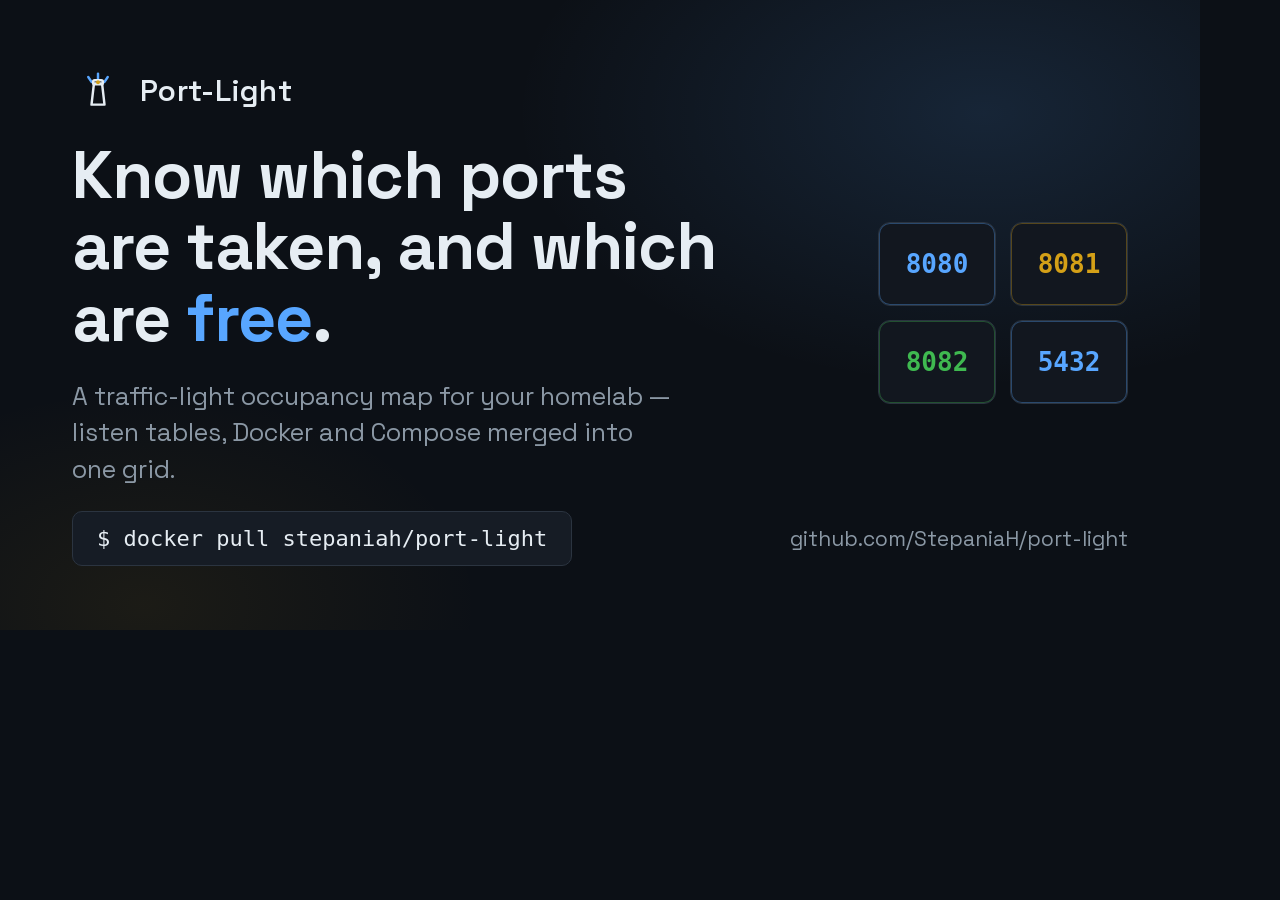
<file: assets/og-card.html>
<!doctype html>
<html lang="en">
<head>
<meta charset="utf-8">
<style>
  @font-face {
    font-family: "Space Grotesk";
    src: url("fonts/space-grotesk-latin.woff2") format("woff2");
    font-weight: 300 700;
  }
  * { margin: 0; padding: 0; box-sizing: border-box; }
  html, body { width: 1200px; height: 630px; overflow: hidden; }
  body {
    background: #0c1016;
    color: #e6edf3;
    font-family: "Space Grotesk", ui-sans-serif, system-ui, sans-serif;
    display: flex;
    flex-direction: column;
    justify-content: space-between;
    padding: 64px 72px;
    position: relative;
  }
  .glow {
    position: absolute;
    inset: 0;
    background:
      radial-gradient(720px 420px at 82% 18%, rgba(88,166,255,.14), transparent 65%),
      radial-gradient(560px 360px at 12% 96%, rgba(212,160,23,.08), transparent 60%);
  }
  .top { display: flex; align-items: center; gap: 16px; position: relative; }
  .brand { font-size: 30px; font-weight: 600; letter-spacing: .01em; }
  .middle { position: relative; display: flex; align-items: center; gap: 48px; }
  .copy { max-width: 660px; }
  h1 { font-size: 66px; line-height: 1.08; font-weight: 700; letter-spacing: -.015em; }
  h1 em { font-style: normal; color: #58a6ff; }
  p.lead { margin-top: 24px; font-size: 25px; line-height: 1.45; color: #8b98a5; font-weight: 400; max-width: 600px; }
  .grid {
    display: grid;
    grid-template-columns: repeat(2, auto);
    gap: 14px;
    flex-shrink: 0;
    margin-left: auto;
  }
  .cell {
    width: 118px;
    height: 84px;
    border-radius: 12px;
    background: #12171f;
    border: 1px solid #2b3440;
    display: flex;
    align-items: center;
    justify-content: center;
    font-size: 26px;
    font-weight: 600;
    font-family: ui-monospace, "SF Mono", Menlo, monospace;
  }
  .u { color: #58a6ff; box-shadow: inset 0 0 0 1px rgba(88,166,255,.35); }
  .c { color: #d4a017; box-shadow: inset 0 0 0 1px rgba(212,160,23,.35); }
  .f { color: #3fb950; box-shadow: inset 0 0 0 1px rgba(63,185,80,.35); }
  .bottom { display: flex; align-items: center; justify-content: space-between; position: relative; }
  .chip {
    font-family: ui-monospace, "SF Mono", Menlo, monospace;
    font-size: 22px;
    color: #e6edf3;
    background: #161c25;
    border: 1px solid #2b3440;
    padding: 14px 24px;
    border-radius: 10px;
  }
  .chip b { color: #3fb950; font-weight: 500; }
  .url { font-size: 21px; color: #8b98a5; }
</style>
</head>
<body>
  <div class="glow"></div>
  <div class="top">
    <svg width="52" height="52" viewBox="0 0 64 64" aria-hidden="true">
      <g stroke="#58a6ff" stroke-width="3" stroke-linecap="round" fill="none">
        <path d="M32 12 L32 20"/>
        <path d="M20 16 L24 22 M44 16 L40 22"/>
      </g>
      <g stroke="#e6edf3" stroke-width="3" stroke-linejoin="round" fill="none">
        <path d="M27 24 h10 l3 26 h-16 z"/>
        <rect x="26" y="20" width="12" height="5" rx="2"/>
      </g>
      <circle cx="32" cy="22.5" r="2.4" fill="#d4a017"/>
    </svg>
    <span class="brand">Port-Light</span>
  </div>
  <div class="middle">
    <div class="copy">
      <h1>Know which ports are taken, and which are <em>free</em>.</h1>
      <p class="lead">A traffic-light occupancy map for your homelab — listen tables, Docker and Compose merged into one grid.</p>
    </div>
    <div class="grid" aria-hidden="true">
      <span class="cell u">8080</span>
      <span class="cell c">8081</span>
      <span class="cell f">8082</span>
      <span class="cell u">5432</span>
    </div>
  </div>
  <div class="bottom">
    <span class="chip">$ docker pull stepaniah/port-light</span>
    <span class="url">github.com/StepaniaH/port-light</span>
  </div>
</body>
</html>
</file>
